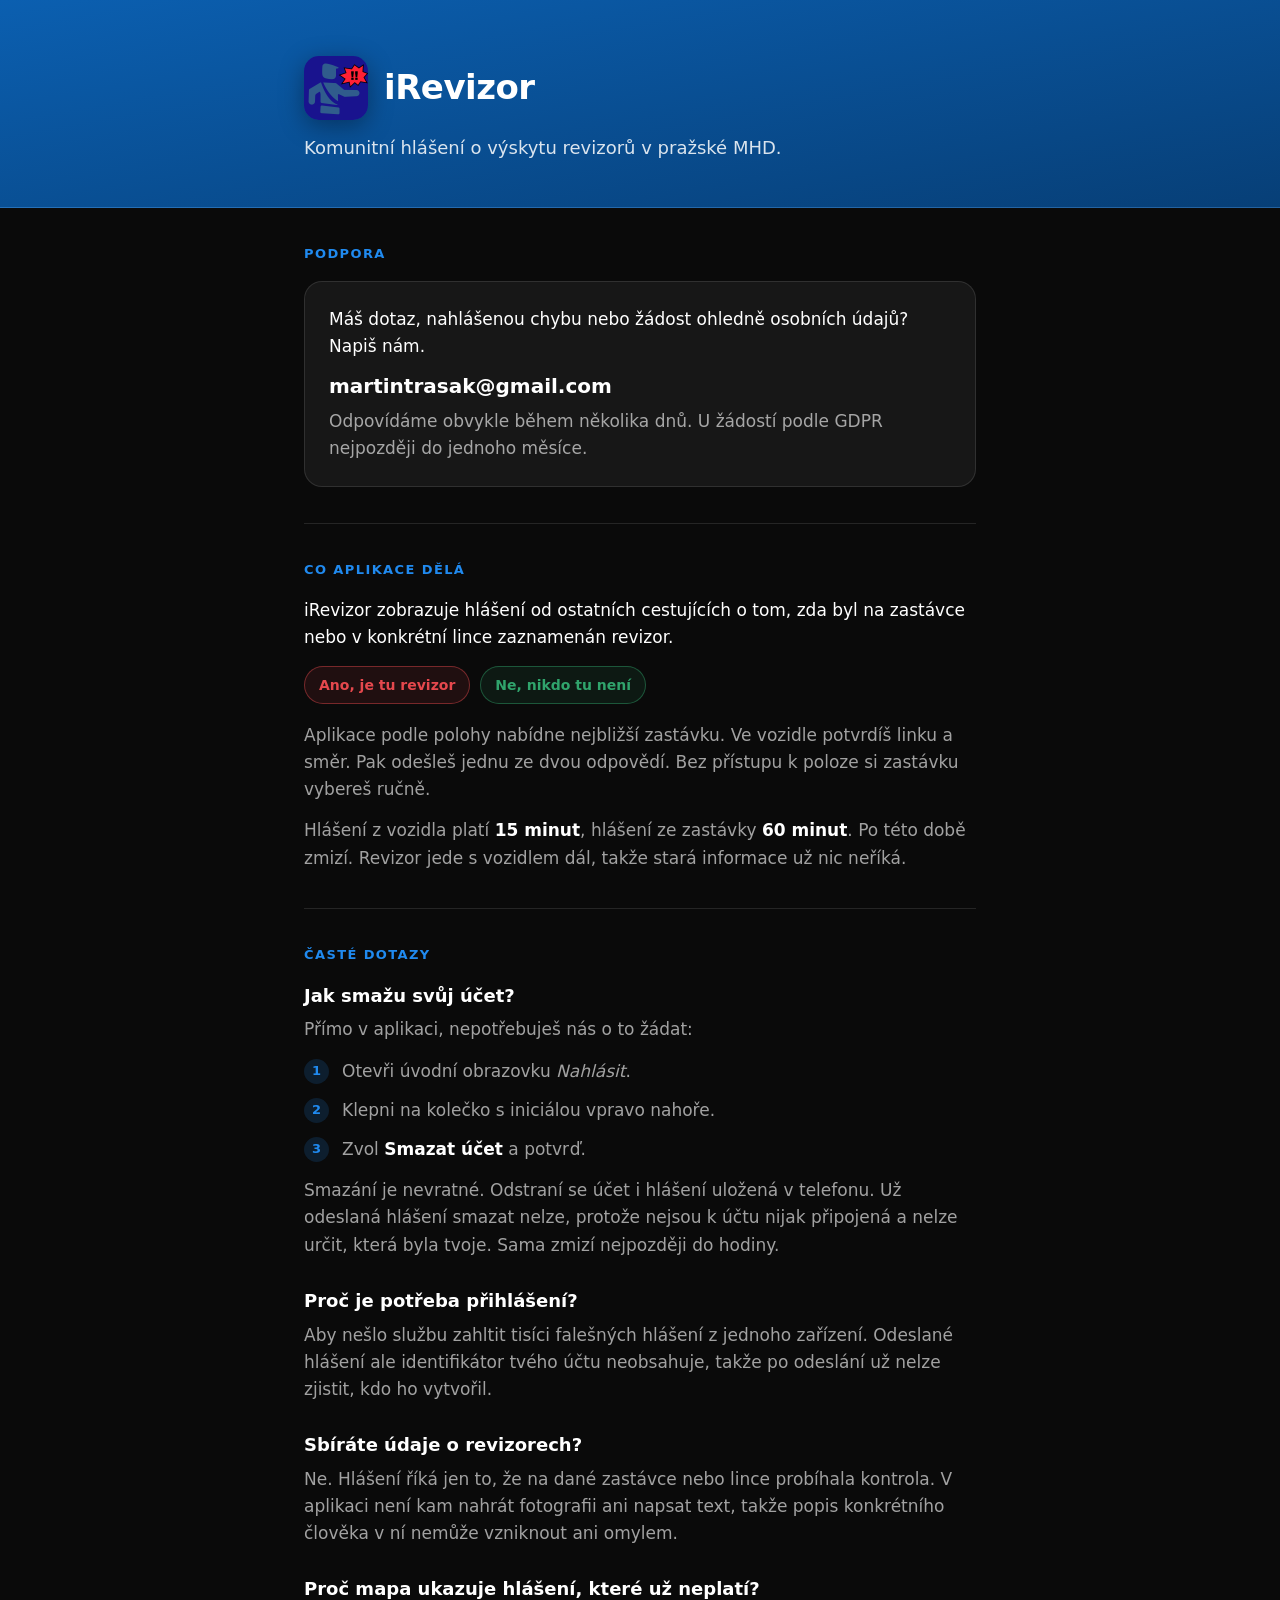
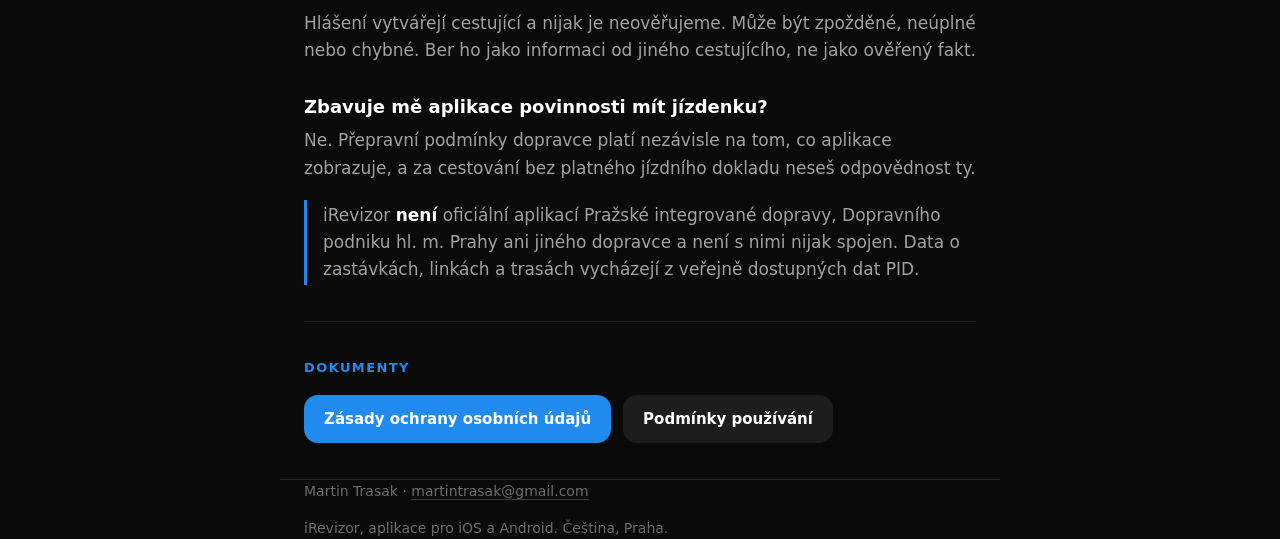
<file: index.html>
<!DOCTYPE html>
<html lang="cs">
<head>
<meta charset="utf-8">
<meta name="viewport" content="width=device-width, initial-scale=1">
<title>iRevizor: podpora</title>
<meta name="description" content="Podpora a kontakt pro aplikaci iRevizor. Komunitní hlášení o výskytu revizorů v pražské MHD.">
<link rel="icon" href="favicon.png">
<link rel="stylesheet" href="style.css">
<meta name="theme-color" content="#0A0A0A">
</head>
<body>

<header>
  <div class="wrap">
    <div class="brand">
      <img src="icon.png" alt="iRevizor">
      <h1>iRevizor</h1>
    </div>
    <p class="tagline">Komunitní hlášení o výskytu revizorů v pražské MHD.</p>
  </div>
</header>

<main class="wrap">

  <section>
    <h2>Podpora</h2>
    <div class="card">
      <p class="lead" style="margin-bottom:10px">Máš dotaz, nahlášenou chybu nebo žádost
        ohledně osobních údajů? Napiš nám.</p>
      <a class="mail" href="mailto:martintrasak@gmail.com">martintrasak@gmail.com</a>
      <p>Odpovídáme obvykle během několika dnů. U žádostí podle GDPR nejpozději
        do jednoho měsíce.</p>
    </div>
  </section>

  <section>
    <h2>Co aplikace dělá</h2>
    <p class="lead">iRevizor zobrazuje hlášení od ostatních cestujících o tom, zda byl
      na zastávce nebo v konkrétní lince zaznamenán revizor.</p>
    <div class="chips">
      <span class="chip seen">Ano, je tu revizor</span>
      <span class="chip clear">Ne, nikdo tu není</span>
    </div>
    <p>Aplikace podle polohy nabídne nejbližší zastávku. Ve vozidle potvrdíš linku
      a směr. Pak odešleš jednu ze dvou odpovědí. Bez přístupu k poloze si zastávku
      vybereš ručně.</p>
    <p>Hlášení z vozidla platí <strong>15 minut</strong>, hlášení ze zastávky
      <strong>60 minut</strong>. Po této době zmizí. Revizor jede s vozidlem dál,
      takže stará informace už nic neříká.</p>
  </section>

  <section>
    <h2>Časté dotazy</h2>

    <h3>Jak smažu svůj účet?</h3>
    <p>Přímo v aplikaci, nepotřebuješ nás o to žádat:</p>
    <ol class="steps">
      <li>Otevři úvodní obrazovku <em>Nahlásit</em>.</li>
      <li>Klepni na kolečko s iniciálou vpravo nahoře.</li>
      <li>Zvol <strong>Smazat účet</strong> a potvrď.</li>
    </ol>
    <p>Smazání je nevratné. Odstraní se účet i hlášení uložená v telefonu. Už odeslaná
      hlášení smazat nelze, protože nejsou k účtu nijak připojená a nelze určit, která
      byla tvoje. Sama zmizí nejpozději do hodiny.</p>

    <h3>Proč je potřeba přihlášení?</h3>
    <p>Aby nešlo službu zahltit tisíci falešných hlášení z jednoho zařízení. Odeslané
      hlášení ale identifikátor tvého účtu neobsahuje, takže po odeslání už nelze
      zjistit, kdo ho vytvořil.</p>

    <h3>Sbíráte údaje o revizorech?</h3>
    <p>Ne. Hlášení říká jen to, že na dané zastávce nebo lince probíhala kontrola.
      V aplikaci není kam nahrát fotografii ani napsat text, takže popis konkrétního
      člověka v ní nemůže vzniknout ani omylem.</p>

    <h3>Proč mapa ukazuje hlášení, které už neplatí?</h3>
    <p>Hlášení vytvářejí cestující a nijak je neověřujeme. Může být zpožděné, neúplné
      nebo chybné. Ber ho jako informaci od jiného cestujícího, ne jako ověřený fakt.</p>

    <h3>Zbavuje mě aplikace povinnosti mít jízdenku?</h3>
    <p>Ne. Přepravní podmínky dopravce platí nezávisle na tom, co aplikace zobrazuje,
      a za cestování bez platného jízdního dokladu neseš odpovědnost ty.</p>

    <div class="note">
      <p>iRevizor <strong>není</strong> oficiální aplikací Pražské integrované dopravy,
        Dopravního podniku hl. m. Prahy ani jiného dopravce a není s nimi nijak spojen.
        Data o zastávkách, linkách a trasách vycházejí z veřejně dostupných dat PID.</p>
    </div>
  </section>

  <section>
    <h2>Dokumenty</h2>
    <div class="links">
      <a class="btn" href="/privacy">Zásady ochrany osobních údajů</a>
      <a class="btn ghost" href="/terms">Podmínky používání</a>
    </div>
  </section>

</main>

<footer class="wrap">
  <p>Martin Trasak &middot; <a href="mailto:martintrasak@gmail.com">martintrasak@gmail.com</a></p>
  <p>iRevizor, aplikace pro iOS a Android. Čeština, Praha.</p>
</footer>

</body>
</html>
</file>
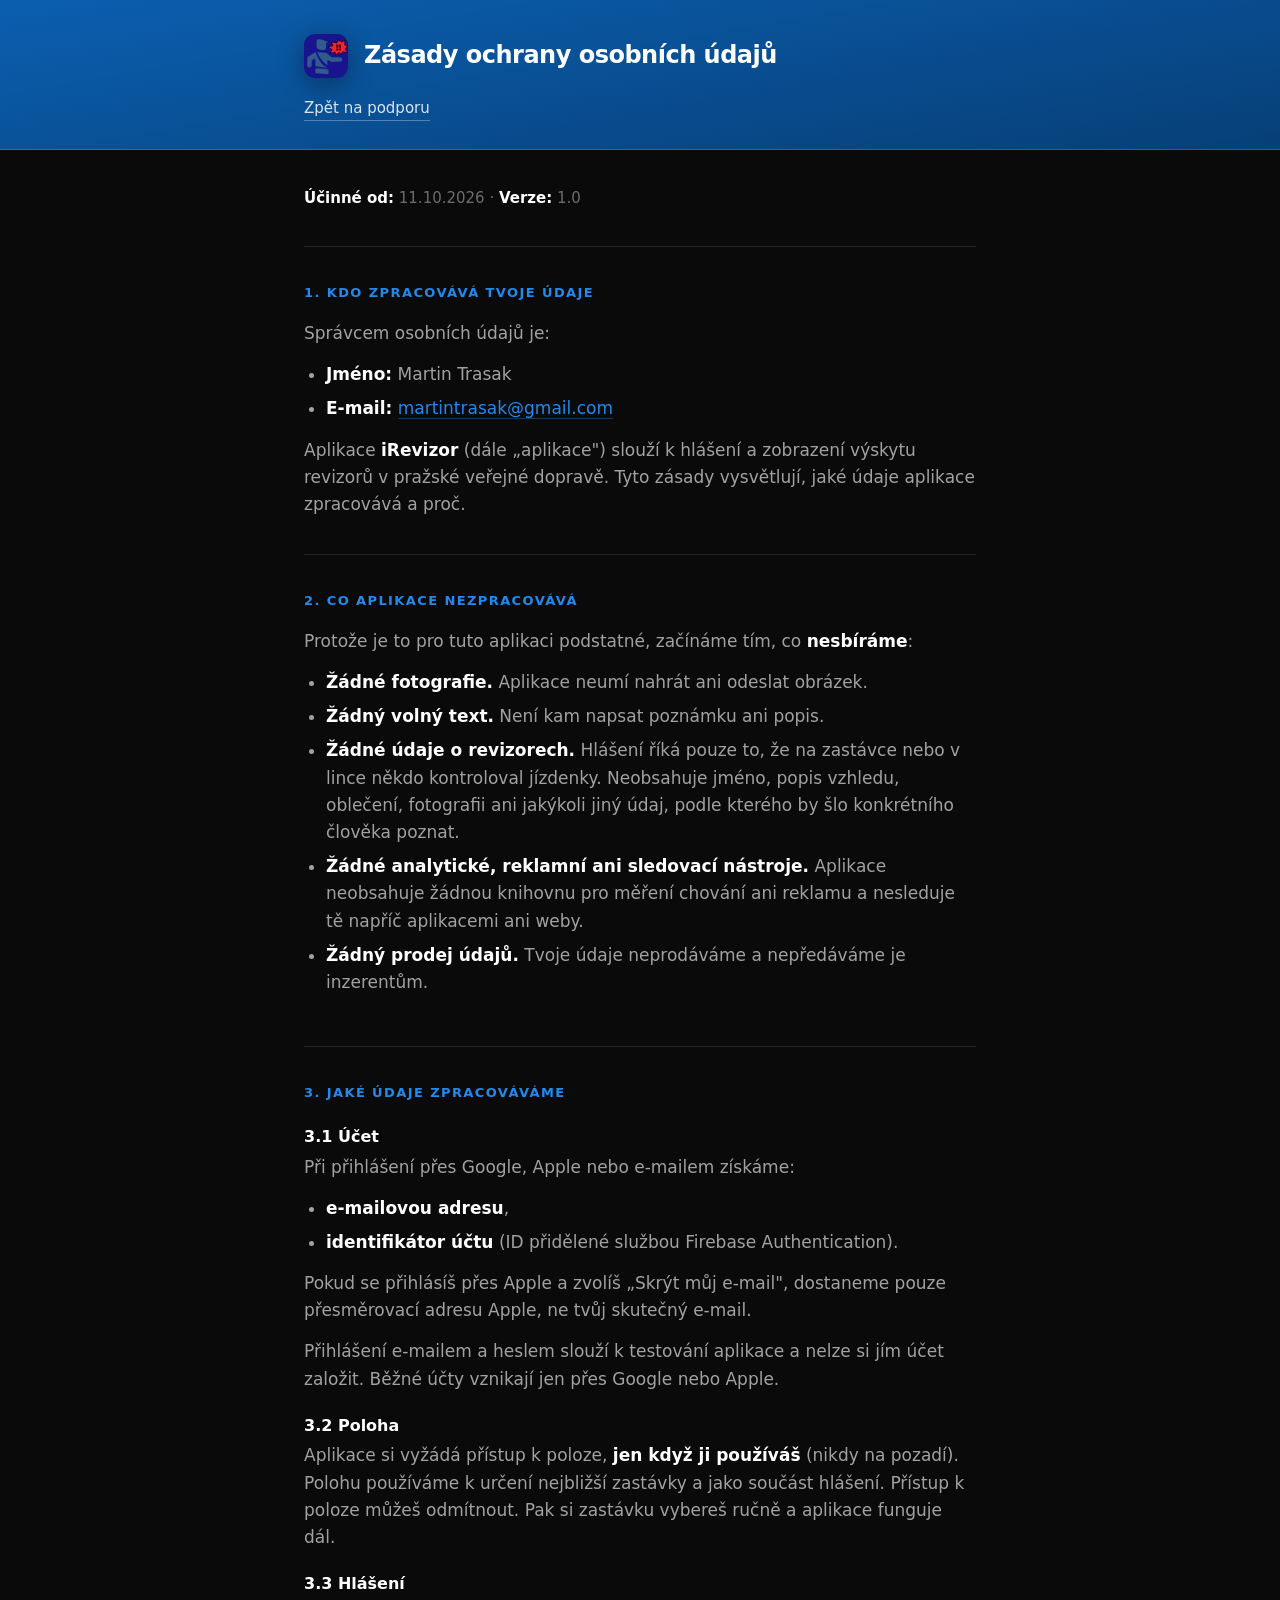
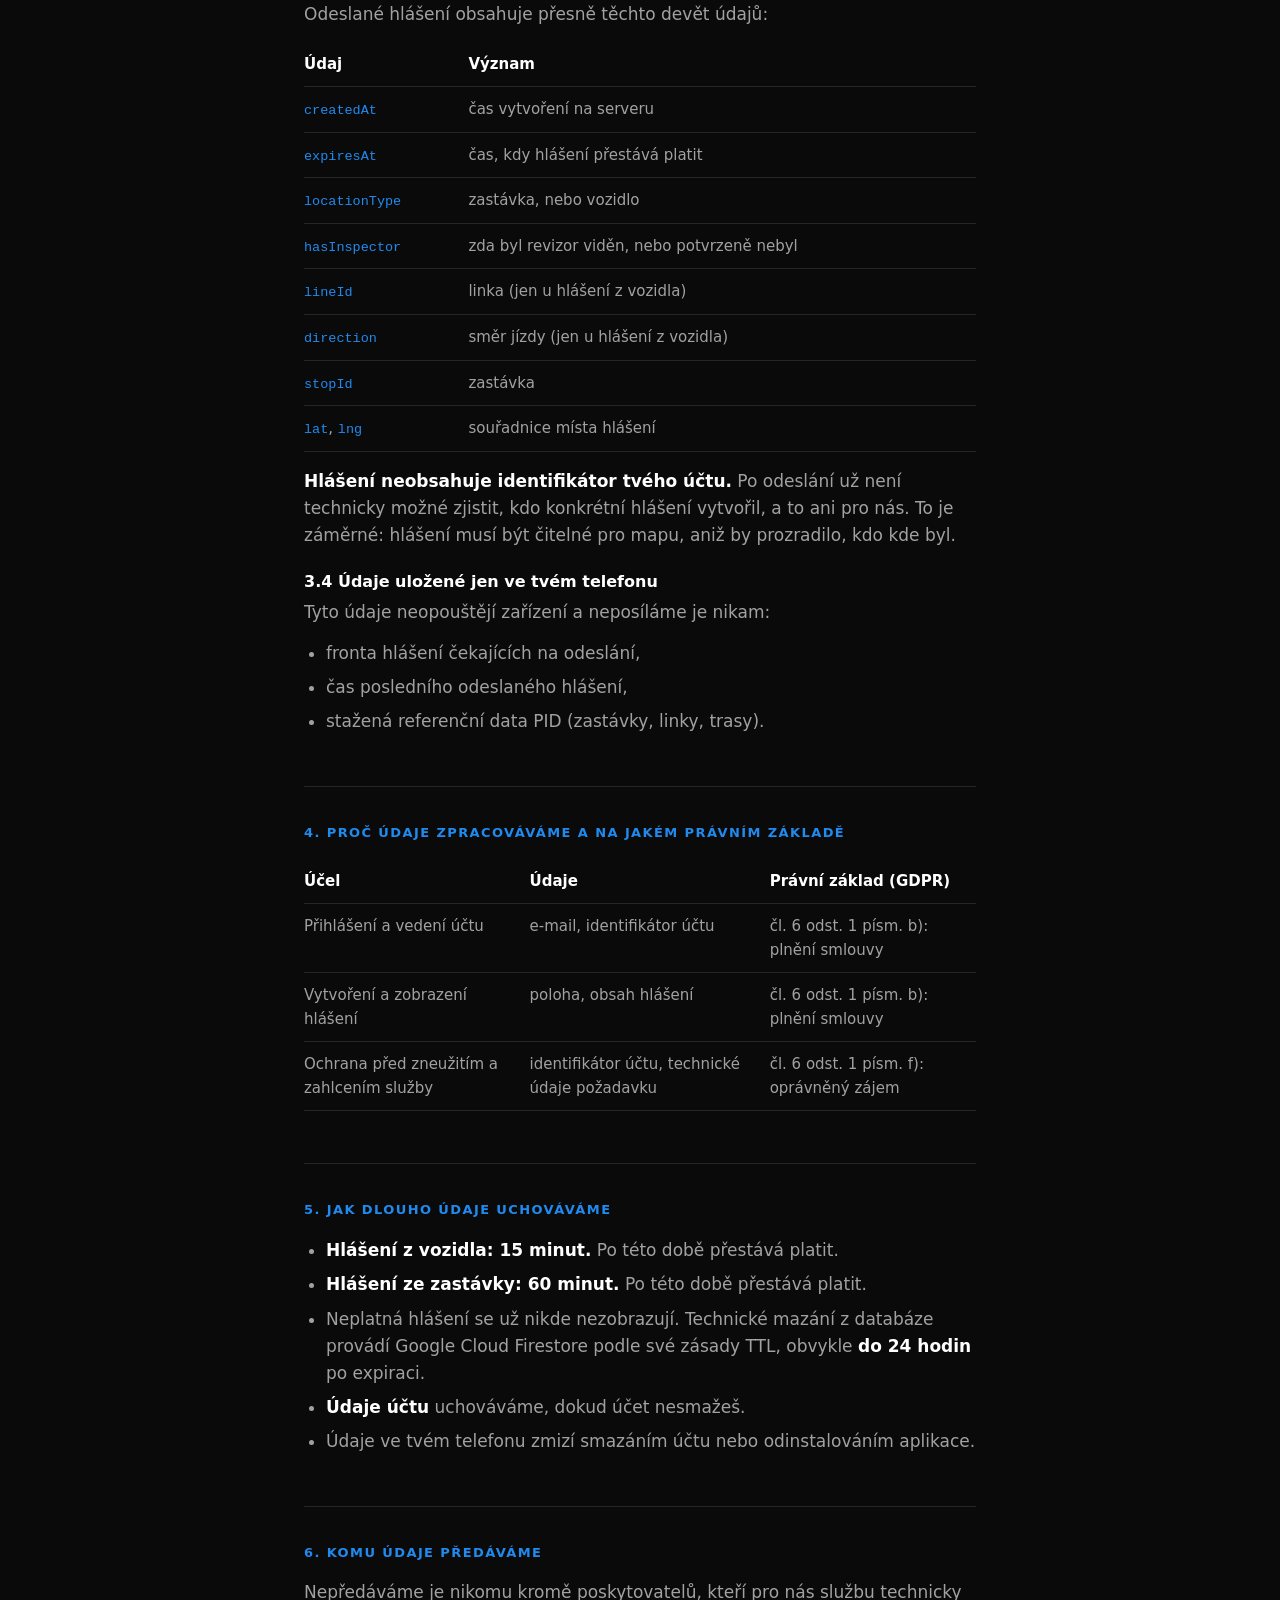
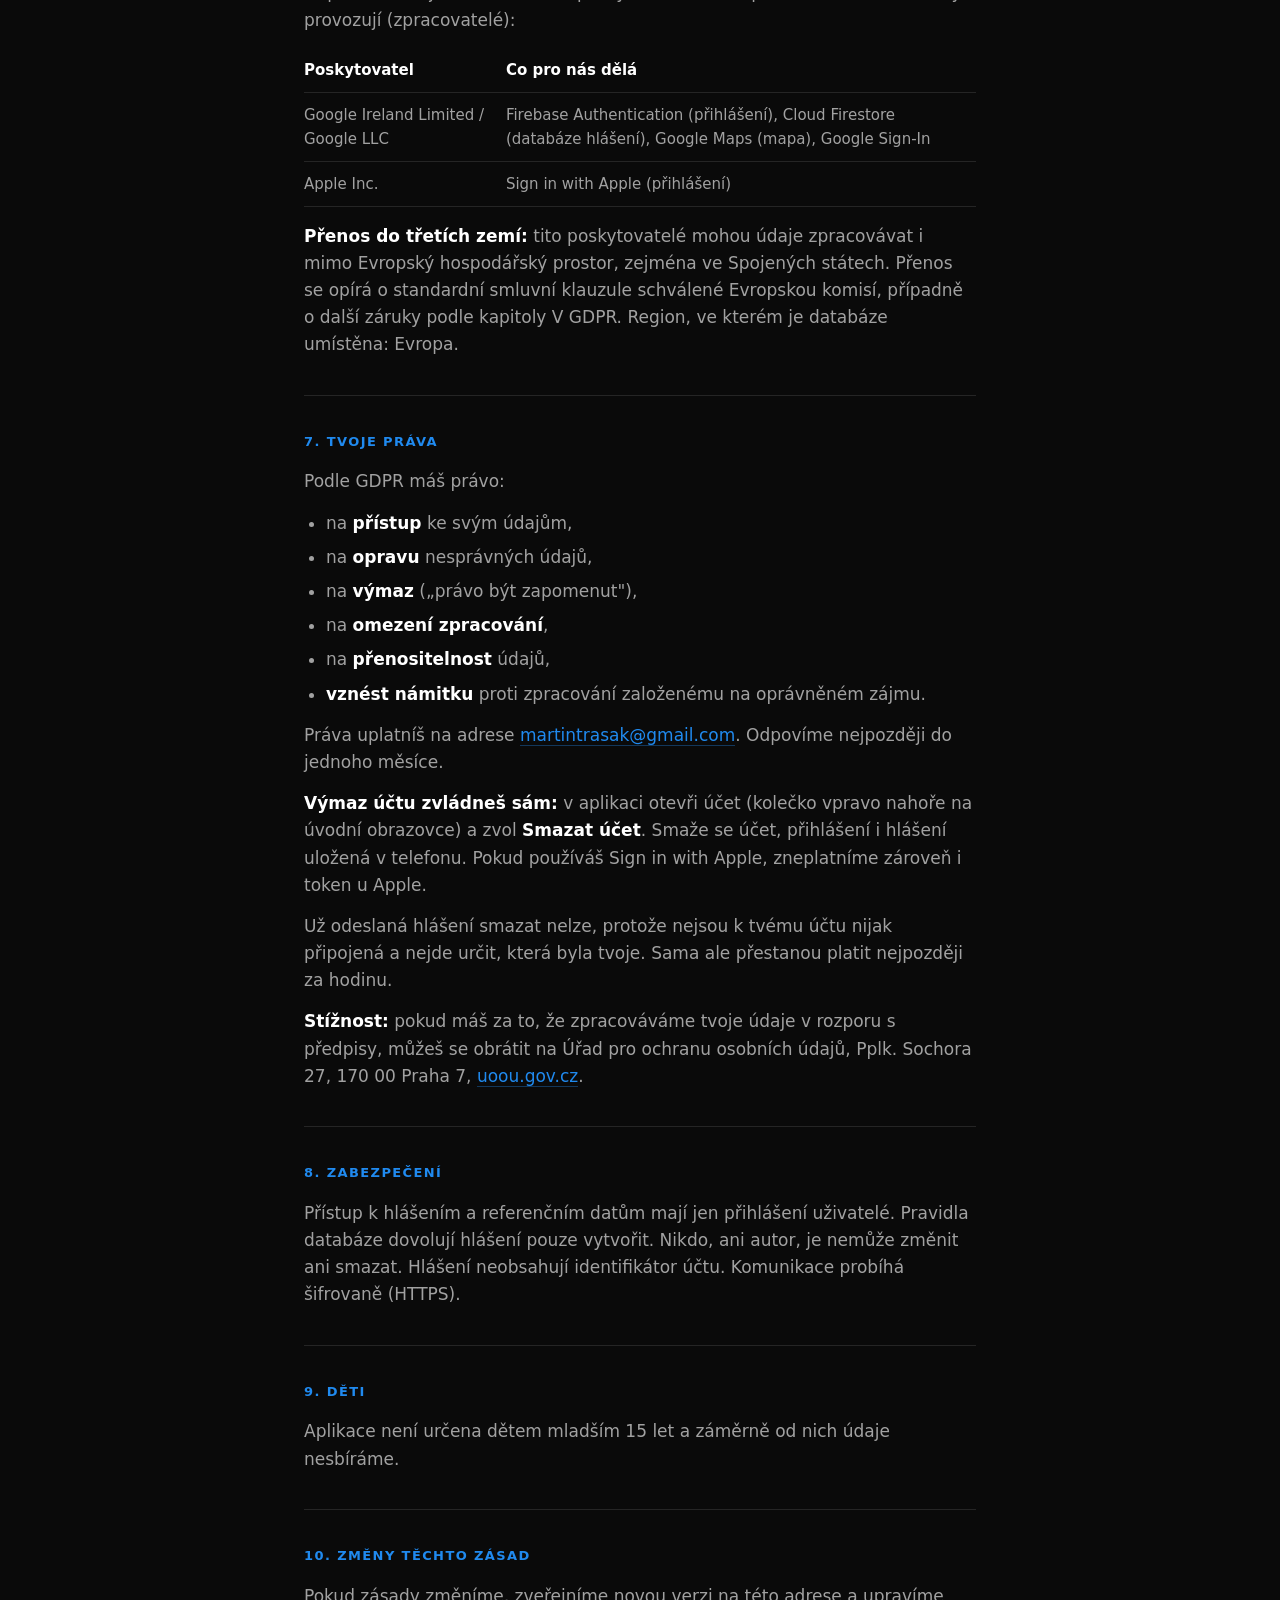
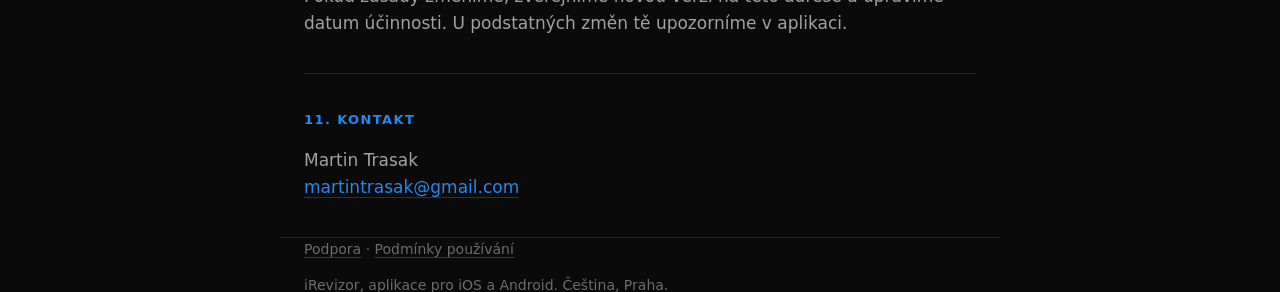
<file: privacy/index.html>
<!DOCTYPE html>
<html lang="cs">
<head>
<meta charset="utf-8">
<meta name="viewport" content="width=device-width, initial-scale=1">
<title>iRevizor: zásady ochrany osobních údajů</title>
<meta name="description" content="Jaké osobní údaje aplikace iRevizor zpracovává, proč, jak dlouho a jaká máš práva.">
<link rel="icon" href="../favicon.png">
<link rel="stylesheet" href="../style.css">
<meta name="theme-color" content="#0A0A0A">
</head>
<body>

<header class="slim">
  <div class="wrap">
    <div class="brand">
      <img src="../icon.png" alt="iRevizor">
      <h1>Zásady ochrany osobních údajů</h1>
    </div>
    <a class="back" href="/">Zpět na podporu</a>
  </div>
</header>

<main class="wrap">

  <section>
    <p class="meta"><strong>Účinné od:</strong> 11.10.2026 &middot; <strong>Verze:</strong> 1.0</p>
  </section>

  <section>
    <h2>1. Kdo zpracovává tvoje údaje</h2>
    <p>Správcem osobních údajů je:</p>
    <ul>
      <li><strong>Jméno:</strong> Martin Trasak</li>
      <li><strong>E-mail:</strong> <a href="mailto:martintrasak@gmail.com">martintrasak@gmail.com</a></li>
    </ul>
    <p>Aplikace <strong>iRevizor</strong> (dále „aplikace") slouží k hlášení a zobrazení
      výskytu revizorů v pražské veřejné dopravě. Tyto zásady vysvětlují, jaké údaje
      aplikace zpracovává a proč.</p>
  </section>

  <section>
    <h2>2. Co aplikace nezpracovává</h2>
    <p>Protože je to pro tuto aplikaci podstatné, začínáme tím, co <strong>nesbíráme</strong>:</p>
    <ul>
      <li><strong>Žádné fotografie.</strong> Aplikace neumí nahrát ani odeslat obrázek.</li>
      <li><strong>Žádný volný text.</strong> Není kam napsat poznámku ani popis.</li>
      <li><strong>Žádné údaje o revizorech.</strong> Hlášení říká pouze to, že na zastávce
        nebo v lince někdo kontroloval jízdenky. Neobsahuje jméno, popis vzhledu,
        oblečení, fotografii ani jakýkoli jiný údaj, podle kterého by šlo konkrétního
        člověka poznat.</li>
      <li><strong>Žádné analytické, reklamní ani sledovací nástroje.</strong> Aplikace
        neobsahuje žádnou knihovnu pro měření chování ani reklamu a nesleduje tě napříč
        aplikacemi ani weby.</li>
      <li><strong>Žádný prodej údajů.</strong> Tvoje údaje neprodáváme a nepředáváme je
        inzerentům.</li>
    </ul>
  </section>

  <section>
    <h2>3. Jaké údaje zpracováváme</h2>

    <h4>3.1 Účet</h4>
    <p>Při přihlášení přes Google, Apple nebo e-mailem získáme:</p>
    <ul>
      <li><strong>e-mailovou adresu</strong>,</li>
      <li><strong>identifikátor účtu</strong> (ID přidělené službou Firebase Authentication).</li>
    </ul>
    <p>Pokud se přihlásíš přes Apple a zvolíš „Skrýt můj e-mail", dostaneme pouze
      přesměrovací adresu Apple, ne tvůj skutečný e-mail.</p>
    <p>Přihlášení e-mailem a heslem slouží k testování aplikace a nelze si jím účet
      založit. Běžné účty vznikají jen přes Google nebo Apple.</p>

    <h4>3.2 Poloha</h4>
    <p>Aplikace si vyžádá přístup k poloze, <strong>jen když ji používáš</strong> (nikdy
      na pozadí). Polohu používáme k určení nejbližší zastávky a jako součást hlášení.
      Přístup k poloze můžeš odmítnout. Pak si zastávku vybereš ručně a aplikace
      funguje dál.</p>

    <h4>3.3 Hlášení</h4>
    <p>Odeslané hlášení obsahuje přesně těchto devět údajů:</p>
    <div class="scroll">
      <table>
        <thead><tr><th>Údaj</th><th>Význam</th></tr></thead>
        <tbody>
          <tr><td><code>createdAt</code></td><td>čas vytvoření na serveru</td></tr>
          <tr><td><code>expiresAt</code></td><td>čas, kdy hlášení přestává platit</td></tr>
          <tr><td><code>locationType</code></td><td>zastávka, nebo vozidlo</td></tr>
          <tr><td><code>hasInspector</code></td><td>zda byl revizor viděn, nebo potvrzeně nebyl</td></tr>
          <tr><td><code>lineId</code></td><td>linka (jen u hlášení z vozidla)</td></tr>
          <tr><td><code>direction</code></td><td>směr jízdy (jen u hlášení z vozidla)</td></tr>
          <tr><td><code>stopId</code></td><td>zastávka</td></tr>
          <tr><td><code>lat</code>, <code>lng</code></td><td>souřadnice místa hlášení</td></tr>
        </tbody>
      </table>
    </div>
    <p><strong>Hlášení neobsahuje identifikátor tvého účtu.</strong> Po odeslání už není
      technicky možné zjistit, kdo konkrétní hlášení vytvořil, a to ani pro nás. To je
      záměrné: hlášení musí být čitelné pro mapu, aniž by prozradilo, kdo kde byl.</p>

    <h4>3.4 Údaje uložené jen ve tvém telefonu</h4>
    <p>Tyto údaje neopouštějí zařízení a neposíláme je nikam:</p>
    <ul>
      <li>fronta hlášení čekajících na odeslání,</li>
      <li>čas posledního odeslaného hlášení,</li>
      <li>stažená referenční data PID (zastávky, linky, trasy).</li>
    </ul>
  </section>

  <section>
    <h2>4. Proč údaje zpracováváme a na jakém právním základě</h2>
    <div class="scroll">
      <table>
        <thead><tr><th>Účel</th><th>Údaje</th><th>Právní základ (GDPR)</th></tr></thead>
        <tbody>
          <tr>
            <td>Přihlášení a vedení účtu</td>
            <td>e-mail, identifikátor účtu</td>
            <td>čl. 6 odst. 1 písm. b): plnění smlouvy</td>
          </tr>
          <tr>
            <td>Vytvoření a zobrazení hlášení</td>
            <td>poloha, obsah hlášení</td>
            <td>čl. 6 odst. 1 písm. b): plnění smlouvy</td>
          </tr>
          <tr>
            <td>Ochrana před zneužitím a zahlcením služby</td>
            <td>identifikátor účtu, technické údaje požadavku</td>
            <td>čl. 6 odst. 1 písm. f): oprávněný zájem</td>
          </tr>
        </tbody>
      </table>
    </div>
  </section>

  <section>
    <h2>5. Jak dlouho údaje uchováváme</h2>
    <ul>
      <li><strong>Hlášení z vozidla: 15 minut.</strong> Po této době přestává platit.</li>
      <li><strong>Hlášení ze zastávky: 60 minut.</strong> Po této době přestává platit.</li>
      <li>Neplatná hlášení se už nikde nezobrazují. Technické mazání z databáze provádí
        Google Cloud Firestore podle své zásady TTL, obvykle <strong>do 24 hodin</strong>
        po expiraci.</li>
      <li><strong>Údaje účtu</strong> uchováváme, dokud účet nesmažeš.</li>
      <li>Údaje ve tvém telefonu zmizí smazáním účtu nebo odinstalováním aplikace.</li>
    </ul>
  </section>

  <section>
    <h2>6. Komu údaje předáváme</h2>
    <p>Nepředáváme je nikomu kromě poskytovatelů, kteří pro nás službu technicky
      provozují (zpracovatelé):</p>
    <div class="scroll">
      <table>
        <thead><tr><th>Poskytovatel</th><th>Co pro nás dělá</th></tr></thead>
        <tbody>
          <tr>
            <td>Google Ireland Limited / Google LLC</td>
            <td>Firebase Authentication (přihlášení), Cloud Firestore (databáze hlášení),
              Google Maps (mapa), Google Sign-In</td>
          </tr>
          <tr>
            <td>Apple Inc.</td>
            <td>Sign in with Apple (přihlášení)</td>
          </tr>
        </tbody>
      </table>
    </div>
    <p><strong>Přenos do třetích zemí:</strong> tito poskytovatelé mohou údaje zpracovávat
      i mimo Evropský hospodářský prostor, zejména ve Spojených státech. Přenos se opírá
      o standardní smluvní klauzule schválené Evropskou komisí, případně o další záruky
      podle kapitoly V GDPR. Region, ve kterém je databáze umístěna: Evropa.</p>
  </section>

  <section>
    <h2>7. Tvoje práva</h2>
    <p>Podle GDPR máš právo:</p>
    <ul>
      <li>na <strong>přístup</strong> ke svým údajům,</li>
      <li>na <strong>opravu</strong> nesprávných údajů,</li>
      <li>na <strong>výmaz</strong> („právo být zapomenut"),</li>
      <li>na <strong>omezení zpracování</strong>,</li>
      <li>na <strong>přenositelnost</strong> údajů,</li>
      <li><strong>vznést námitku</strong> proti zpracování založenému na oprávněném zájmu.</li>
    </ul>
    <p>Práva uplatníš na adrese
      <a href="mailto:martintrasak@gmail.com">martintrasak@gmail.com</a>.
      Odpovíme nejpozději do jednoho měsíce.</p>
    <p><strong>Výmaz účtu zvládneš sám:</strong> v aplikaci otevři účet (kolečko vpravo
      nahoře na úvodní obrazovce) a zvol <strong>Smazat účet</strong>. Smaže se účet,
      přihlášení i hlášení uložená v telefonu. Pokud používáš Sign in with Apple,
      zneplatníme zároveň i token u Apple.</p>
    <p>Už odeslaná hlášení smazat nelze, protože nejsou k tvému účtu nijak připojená
      a nejde určit, která byla tvoje. Sama ale přestanou platit nejpozději za hodinu.</p>
    <p><strong>Stížnost:</strong> pokud máš za to, že zpracováváme tvoje údaje v rozporu
      s předpisy, můžeš se obrátit na Úřad pro ochranu osobních údajů, Pplk. Sochora 27,
      170 00 Praha 7, <a href="https://uoou.gov.cz">uoou.gov.cz</a>.</p>
  </section>

  <section>
    <h2>8. Zabezpečení</h2>
    <p>Přístup k hlášením a referenčním datům mají jen přihlášení uživatelé. Pravidla
      databáze dovolují hlášení pouze vytvořit. Nikdo, ani autor, je nemůže změnit ani
      smazat. Hlášení neobsahují identifikátor účtu. Komunikace probíhá šifrovaně
      (HTTPS).</p>
  </section>

  <section>
    <h2>9. Děti</h2>
    <p>Aplikace není určena dětem mladším 15 let a záměrně od nich údaje nesbíráme.</p>
  </section>

  <section>
    <h2>10. Změny těchto zásad</h2>
    <p>Pokud zásady změníme, zveřejníme novou verzi na této adrese a upravíme datum
      účinnosti. U podstatných změn tě upozorníme v aplikaci.</p>
  </section>

  <section>
    <h2>11. Kontakt</h2>
    <p>Martin Trasak<br>
      <a href="mailto:martintrasak@gmail.com">martintrasak@gmail.com</a></p>
  </section>

</main>

<footer class="wrap">
  <p><a href="/">Podpora</a> &middot; <a href="/terms">Podmínky používání</a></p>
  <p>iRevizor, aplikace pro iOS a Android. Čeština, Praha.</p>
</footer>

</body>
</html>
</file>
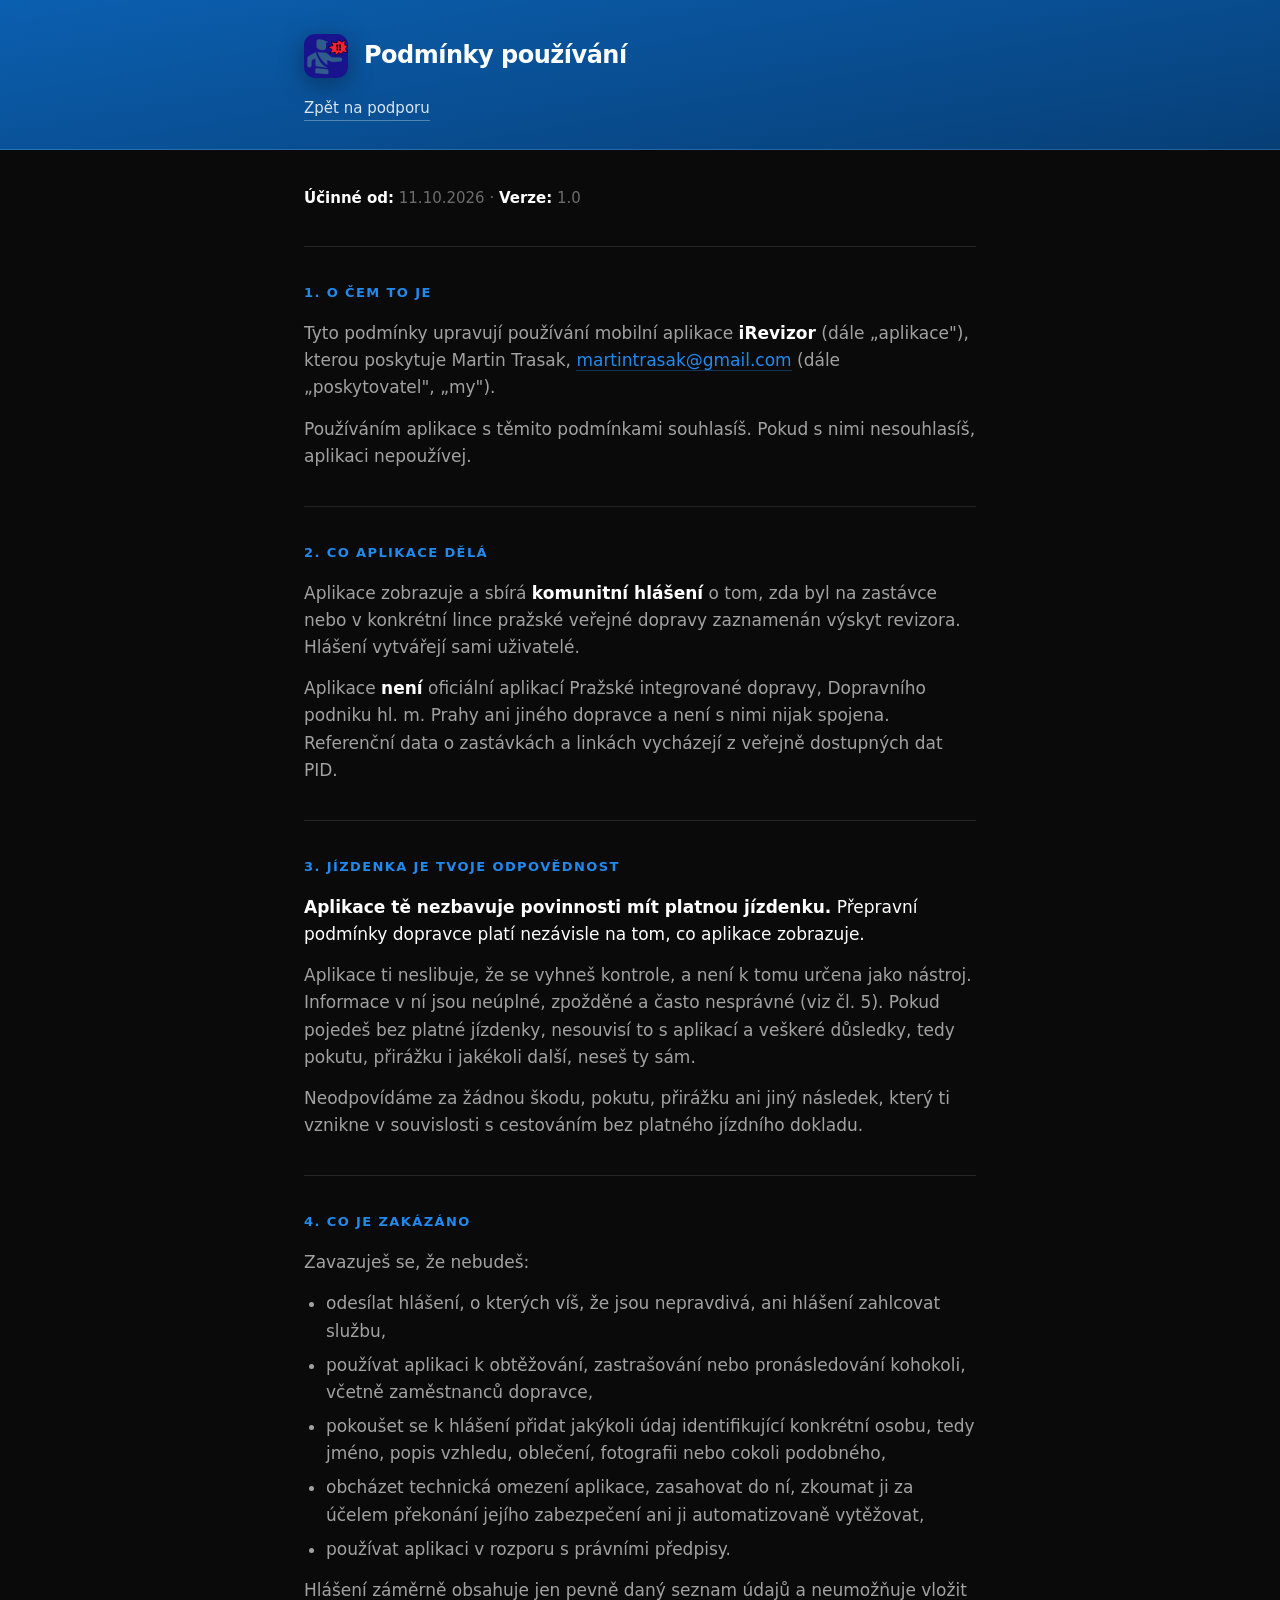
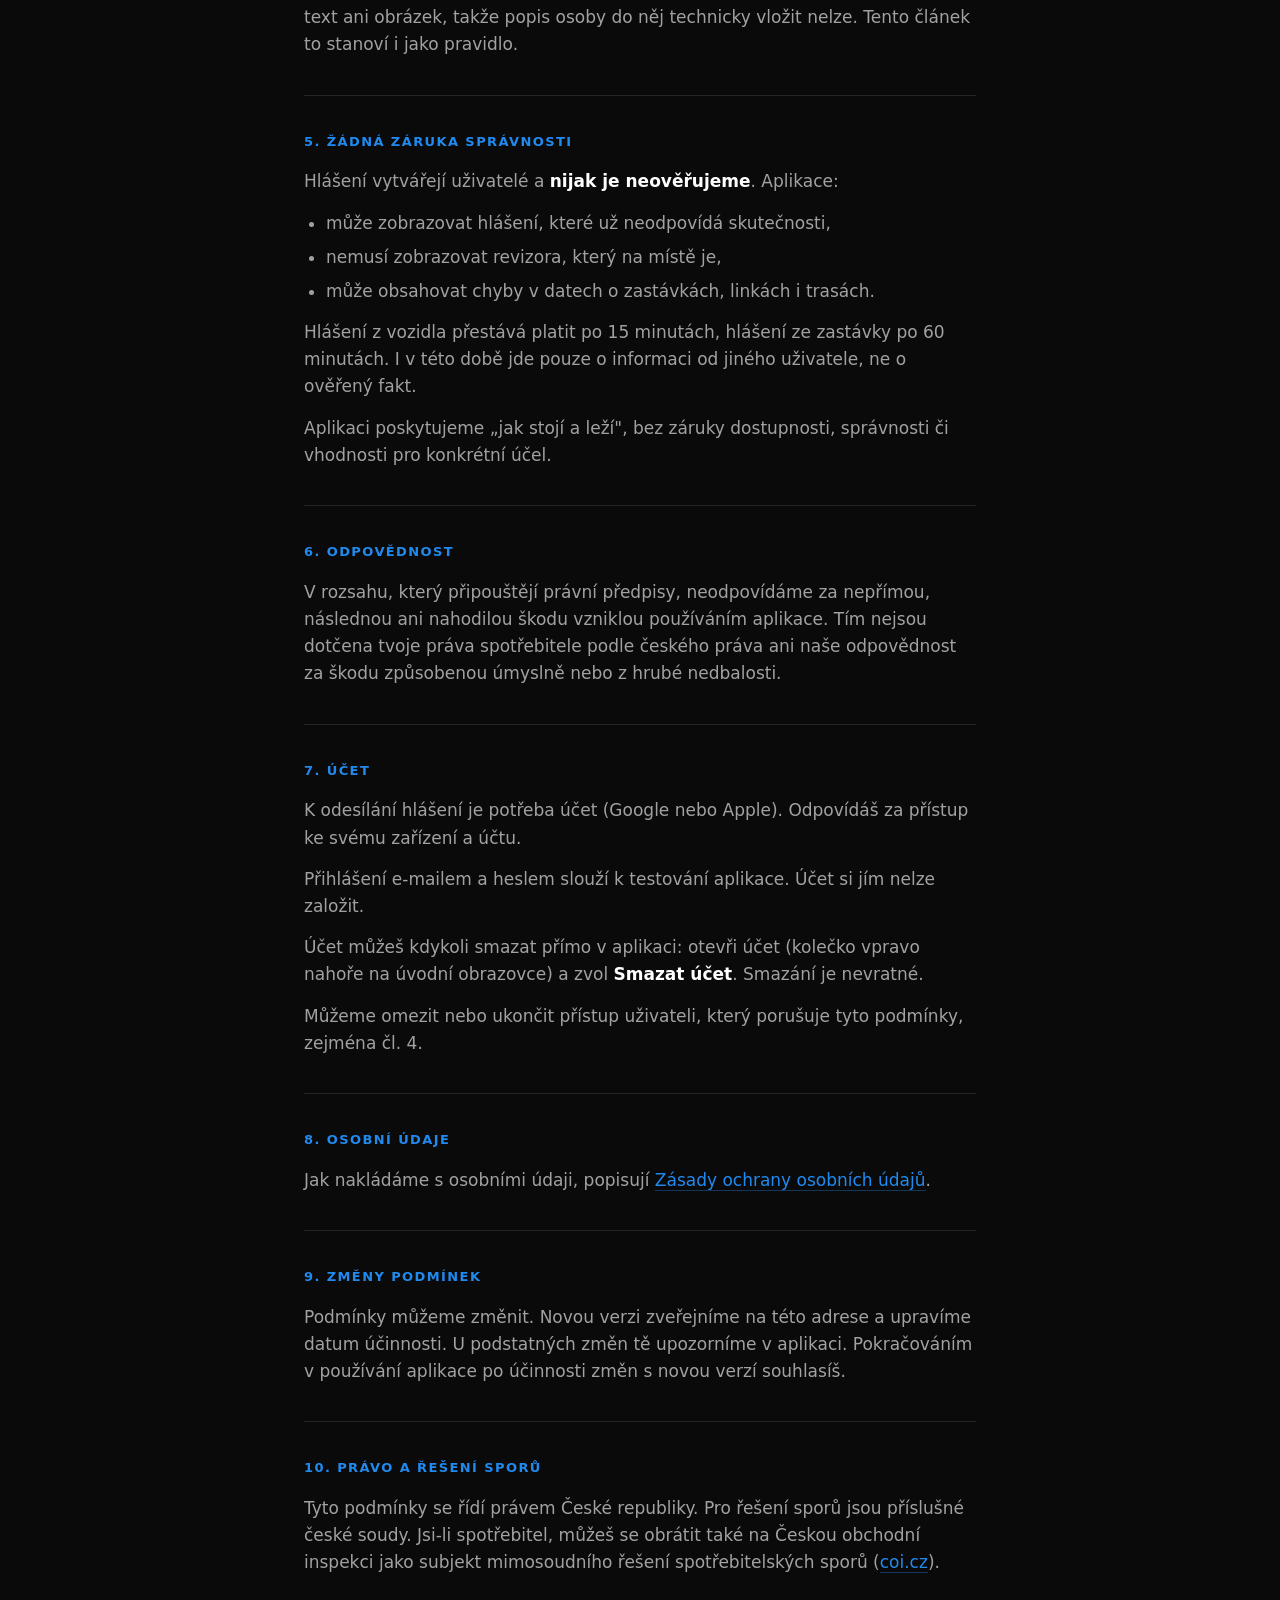
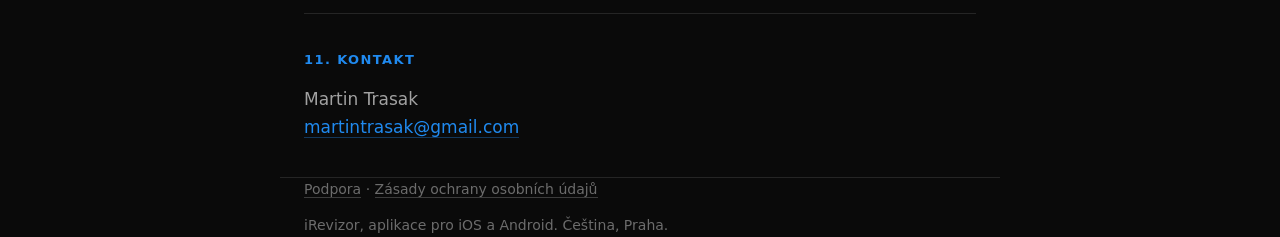
<file: terms/index.html>
<!DOCTYPE html>
<html lang="cs">
<head>
<meta charset="utf-8">
<meta name="viewport" content="width=device-width, initial-scale=1">
<title>iRevizor: podmínky používání</title>
<meta name="description" content="Podmínky používání aplikace iRevizor. Komunitní hlášení o výskytu revizorů v pražské MHD.">
<link rel="icon" href="../favicon.png">
<link rel="stylesheet" href="../style.css">
<meta name="theme-color" content="#0A0A0A">
</head>
<body>

<header class="slim">
  <div class="wrap">
    <div class="brand">
      <img src="../icon.png" alt="iRevizor">
      <h1>Podmínky používání</h1>
    </div>
    <a class="back" href="/">Zpět na podporu</a>
  </div>
</header>

<main class="wrap">

  <section>
    <p class="meta"><strong>Účinné od:</strong> 11.10.2026 &middot; <strong>Verze:</strong> 1.0</p>
  </section>

  <section>
    <h2>1. O čem to je</h2>
    <p>Tyto podmínky upravují používání mobilní aplikace <strong>iRevizor</strong>
      (dále „aplikace"), kterou poskytuje Martin Trasak,
      <a href="mailto:martintrasak@gmail.com">martintrasak@gmail.com</a>
      (dále „poskytovatel", „my").</p>
    <p>Používáním aplikace s těmito podmínkami souhlasíš. Pokud s nimi nesouhlasíš,
      aplikaci nepoužívej.</p>
  </section>

  <section>
    <h2>2. Co aplikace dělá</h2>
    <p>Aplikace zobrazuje a sbírá <strong>komunitní hlášení</strong> o tom, zda byl na
      zastávce nebo v konkrétní lince pražské veřejné dopravy zaznamenán výskyt
      revizora. Hlášení vytvářejí sami uživatelé.</p>
    <p>Aplikace <strong>není</strong> oficiální aplikací Pražské integrované dopravy,
      Dopravního podniku hl. m. Prahy ani jiného dopravce a není s nimi nijak spojena.
      Referenční data o zastávkách a linkách vycházejí z veřejně dostupných dat PID.</p>
  </section>

  <section>
    <h2>3. Jízdenka je tvoje odpovědnost</h2>
    <p class="lead"><strong>Aplikace tě nezbavuje povinnosti mít platnou jízdenku.</strong>
      Přepravní podmínky dopravce platí nezávisle na tom, co aplikace zobrazuje.</p>
    <p>Aplikace ti neslibuje, že se vyhneš kontrole, a není k tomu určena jako nástroj.
      Informace v ní jsou neúplné, zpožděné a často nesprávné (viz čl. 5). Pokud pojedeš
      bez platné jízdenky, nesouvisí to s aplikací a veškeré důsledky, tedy pokutu,
      přirážku i jakékoli další, neseš ty sám.</p>
    <p>Neodpovídáme za žádnou škodu, pokutu, přirážku ani jiný následek, který ti vznikne
      v souvislosti s cestováním bez platného jízdního dokladu.</p>
  </section>

  <section>
    <h2>4. Co je zakázáno</h2>
    <p>Zavazuješ se, že nebudeš:</p>
    <ul>
      <li>odesílat hlášení, o kterých víš, že jsou nepravdivá, ani hlášení zahlcovat
        službu,</li>
      <li>používat aplikaci k obtěžování, zastrašování nebo pronásledování kohokoli,
        včetně zaměstnanců dopravce,</li>
      <li>pokoušet se k hlášení přidat jakýkoli údaj identifikující konkrétní osobu,
        tedy jméno, popis vzhledu, oblečení, fotografii nebo cokoli podobného,</li>
      <li>obcházet technická omezení aplikace, zasahovat do ní, zkoumat ji za účelem
        překonání jejího zabezpečení ani ji automatizovaně vytěžovat,</li>
      <li>používat aplikaci v rozporu s právními předpisy.</li>
    </ul>
    <p>Hlášení záměrně obsahuje jen pevně daný seznam údajů a neumožňuje vložit text ani
      obrázek, takže popis osoby do něj technicky vložit nelze. Tento článek to stanoví
      i jako pravidlo.</p>
  </section>

  <section>
    <h2>5. Žádná záruka správnosti</h2>
    <p>Hlášení vytvářejí uživatelé a <strong>nijak je neověřujeme</strong>. Aplikace:</p>
    <ul>
      <li>může zobrazovat hlášení, které už neodpovídá skutečnosti,</li>
      <li>nemusí zobrazovat revizora, který na místě je,</li>
      <li>může obsahovat chyby v datech o zastávkách, linkách i trasách.</li>
    </ul>
    <p>Hlášení z vozidla přestává platit po 15 minutách, hlášení ze zastávky po 60
      minutách. I v této době jde pouze o informaci od jiného uživatele, ne o ověřený
      fakt.</p>
    <p>Aplikaci poskytujeme „jak stojí a leží", bez záruky dostupnosti, správnosti či
      vhodnosti pro konkrétní účel.</p>
  </section>

  <section>
    <h2>6. Odpovědnost</h2>
    <p>V rozsahu, který připouštějí právní předpisy, neodpovídáme za nepřímou, následnou
      ani nahodilou škodu vzniklou používáním aplikace. Tím nejsou dotčena tvoje práva
      spotřebitele podle českého práva ani naše odpovědnost za škodu způsobenou úmyslně
      nebo z hrubé nedbalosti.</p>
  </section>

  <section>
    <h2>7. Účet</h2>
    <p>K odesílání hlášení je potřeba účet (Google nebo Apple). Odpovídáš za přístup ke
      svému zařízení a účtu.</p>
    <p>Přihlášení e-mailem a heslem slouží k testování aplikace. Účet si jím nelze
      založit.</p>
    <p>Účet můžeš kdykoli smazat přímo v aplikaci: otevři účet (kolečko vpravo nahoře na
      úvodní obrazovce) a zvol <strong>Smazat účet</strong>. Smazání je nevratné.</p>
    <p>Můžeme omezit nebo ukončit přístup uživateli, který porušuje tyto podmínky,
      zejména čl. 4.</p>
  </section>

  <section>
    <h2>8. Osobní údaje</h2>
    <p>Jak nakládáme s osobními údaji, popisují
      <a href="/privacy">Zásady ochrany osobních údajů</a>.</p>
  </section>

  <section>
    <h2>9. Změny podmínek</h2>
    <p>Podmínky můžeme změnit. Novou verzi zveřejníme na této adrese a upravíme datum
      účinnosti. U podstatných změn tě upozorníme v aplikaci. Pokračováním v používání
      aplikace po účinnosti změn s novou verzí souhlasíš.</p>
  </section>

  <section>
    <h2>10. Právo a řešení sporů</h2>
    <p>Tyto podmínky se řídí právem České republiky. Pro řešení sporů jsou příslušné
      české soudy. Jsi-li spotřebitel, můžeš se obrátit také na Českou obchodní inspekci
      jako subjekt mimosoudního řešení spotřebitelských sporů
      (<a href="https://coi.cz">coi.cz</a>).</p>
  </section>

  <section>
    <h2>11. Kontakt</h2>
    <p>Martin Trasak<br>
      <a href="mailto:martintrasak@gmail.com">martintrasak@gmail.com</a></p>
  </section>

</main>

<footer class="wrap">
  <p><a href="/">Podpora</a> &middot; <a href="/privacy">Zásady ochrany osobních údajů</a></p>
  <p>iRevizor, aplikace pro iOS a Android. Čeština, Praha.</p>
</footer>

</body>
</html>
</file>
<file: style.css>
/* Palette taken from the app: tailwind.config.js and the tab bar chrome. */
:root {
  --pid: #208AEF;
  --pid-dark: #0B5FB0;
  --ground: #0A0A0A;
  --surface: #171717;
  --seen: #E5484D;
  --clear: #30A46C;
  --text: #ffffff;
  --muted: rgba(255, 255, 255, 0.62);
  --faint: rgba(255, 255, 255, 0.40);
  --hair: rgba(255, 255, 255, 0.11);
  --font: 'Spline Sans', Inter, ui-sans-serif, system-ui, -apple-system, sans-serif;
}

* { box-sizing: border-box; }

html { -webkit-text-size-adjust: 100%; }

body {
  margin: 0;
  background: var(--ground);
  color: var(--text);
  font-family: var(--font);
  font-size: 17px;
  line-height: 1.6;
  -webkit-font-smoothing: antialiased;
}

.wrap { max-width: 720px; margin: 0 auto; padding: 0 24px; }

/* The app's sign-in screen is solid pid-dark, so every page opens on it. */
header {
  background: linear-gradient(170deg, var(--pid-dark) 0%, #073f77 100%);
  padding: 56px 0 44px;
  border-bottom: 1px solid var(--hair);
}

header.slim { padding: 34px 0 28px; }

.brand { display: flex; align-items: center; gap: 16px; }

.brand img {
  width: 64px; height: 64px;
  border-radius: 15px;
  display: block;
  box-shadow: 0 6px 24px rgba(0, 0, 0, 0.35);
}

header.slim .brand img { width: 44px; height: 44px; border-radius: 11px; }

h1 { font-size: 34px; line-height: 1.15; margin: 0; letter-spacing: -0.5px; }
header.slim h1 { font-size: 24px; }

.tagline { margin: 14px 0 0; color: rgba(255, 255, 255, 0.85); font-size: 18px; }

.back {
  display: inline-block;
  margin-top: 18px;
  font-size: 15px;
  color: rgba(255, 255, 255, 0.85);
  border-bottom-color: rgba(255, 255, 255, 0.3);
}
.back:hover { color: #fff; border-bottom-color: #fff; }

main { padding: 8px 0 72px; }

section { padding: 36px 0; border-bottom: 1px solid var(--hair); }
section:last-of-type { border-bottom: 0; }

h2 {
  font-size: 13px;
  text-transform: uppercase;
  letter-spacing: 1.4px;
  color: var(--pid);
  margin: 0 0 16px;
  font-weight: 700;
}

h3 { font-size: 18px; margin: 28px 0 6px; }
h3:first-of-type { margin-top: 0; }
h4 { font-size: 16px; margin: 20px 0 4px; color: var(--text); }

p { margin: 0 0 14px; color: var(--muted); }
p.lead { color: var(--text); }
p:last-child { margin-bottom: 0; }

strong { color: var(--text); }

a { color: var(--pid); text-decoration: none; border-bottom: 1px solid rgba(32, 138, 239, 0.35); }
a:hover { border-bottom-color: var(--pid); }

ul, ol { margin: 0 0 14px; padding-left: 22px; color: var(--muted); }
li { margin-bottom: 7px; }

/* Contact block. The reason the support page exists, so it reads as a card. */
.card {
  background: var(--surface);
  border: 1px solid var(--hair);
  border-radius: 18px;
  padding: 24px;
}

.mail {
  display: inline-block;
  font-size: 20px;
  font-weight: 600;
  color: var(--text);
  border: 0;
  margin-bottom: 6px;
  word-break: break-all;
}
.mail:hover { color: var(--pid); border: 0; }

.links { display: flex; flex-wrap: wrap; gap: 12px; margin-top: 4px; }

.btn {
  display: inline-block;
  padding: 12px 20px;
  border-radius: 14px;
  background: var(--pid);
  color: #fff;
  font-weight: 600;
  font-size: 15px;
  border: 0;
}
.btn:hover { background: var(--pid-dark); border: 0; }

.btn.ghost { background: rgba(255, 255, 255, 0.08); color: var(--text); }
.btn.ghost:hover { background: rgba(255, 255, 255, 0.14); }

/* The two report answers, coloured as they are in the app. */
.chips { display: flex; flex-wrap: wrap; gap: 10px; margin: 4px 0 18px; }
.chip {
  padding: 7px 14px;
  border-radius: 999px;
  font-size: 14px;
  font-weight: 600;
  border: 1px solid;
}
.chip.seen { color: var(--seen); border-color: rgba(229, 72, 77, 0.45); background: rgba(229, 72, 77, 0.10); }
.chip.clear { color: var(--clear); border-color: rgba(48, 164, 108, 0.45); background: rgba(48, 164, 108, 0.10); }

.steps { counter-reset: s; list-style: none; padding: 0; }
.steps li {
  counter-increment: s;
  position: relative;
  padding-left: 38px;
  margin-bottom: 12px;
}
.steps li::before {
  content: counter(s);
  position: absolute; left: 0; top: 1px;
  width: 25px; height: 25px;
  border-radius: 999px;
  background: rgba(32, 138, 239, 0.16);
  color: var(--pid);
  font-size: 13px; font-weight: 700;
  display: grid; place-items: center;
}

.note {
  border-left: 3px solid var(--pid);
  padding: 2px 0 2px 16px;
  margin: 18px 0 0;
}

.meta { color: var(--faint); font-size: 15px; margin-bottom: 0; }

/* Legal pages: wide content needs its own scroll rather than the page body. */
.scroll { overflow-x: auto; margin: 0 0 16px; }

table {
  border-collapse: collapse;
  width: 100%;
  font-size: 15px;
  min-width: 460px;
}
th, td {
  text-align: left;
  padding: 10px 14px 10px 0;
  border-bottom: 1px solid var(--hair);
  color: var(--muted);
  vertical-align: top;
}
th { color: var(--text); font-weight: 600; }
td code { font-size: 13.5px; color: var(--pid); }

code {
  font-family: ui-monospace, SFMono-Regular, Menlo, Consolas, monospace;
  font-size: 14.5px;
}

footer {
  border-top: 1px solid var(--hair);
  padding: 32px 0 56px;
  color: var(--faint);
  font-size: 14px;
}
footer p { color: var(--faint); font-size: 14px; }
footer a { color: var(--faint); border-bottom-color: rgba(255, 255, 255, 0.2); }
footer a:hover { color: var(--text); }

@media (max-width: 560px) {
  body { font-size: 16px; }
  header { padding: 40px 0 32px; }
  header.slim { padding: 28px 0 22px; }
  h1 { font-size: 27px; }
  header.slim h1 { font-size: 21px; }
  .tagline { font-size: 16px; }
  .brand img { width: 54px; height: 54px; border-radius: 13px; }
  .wrap { padding: 0 20px; }
  .links { flex-direction: column; }
  .btn { text-align: center; }
}
</file>
